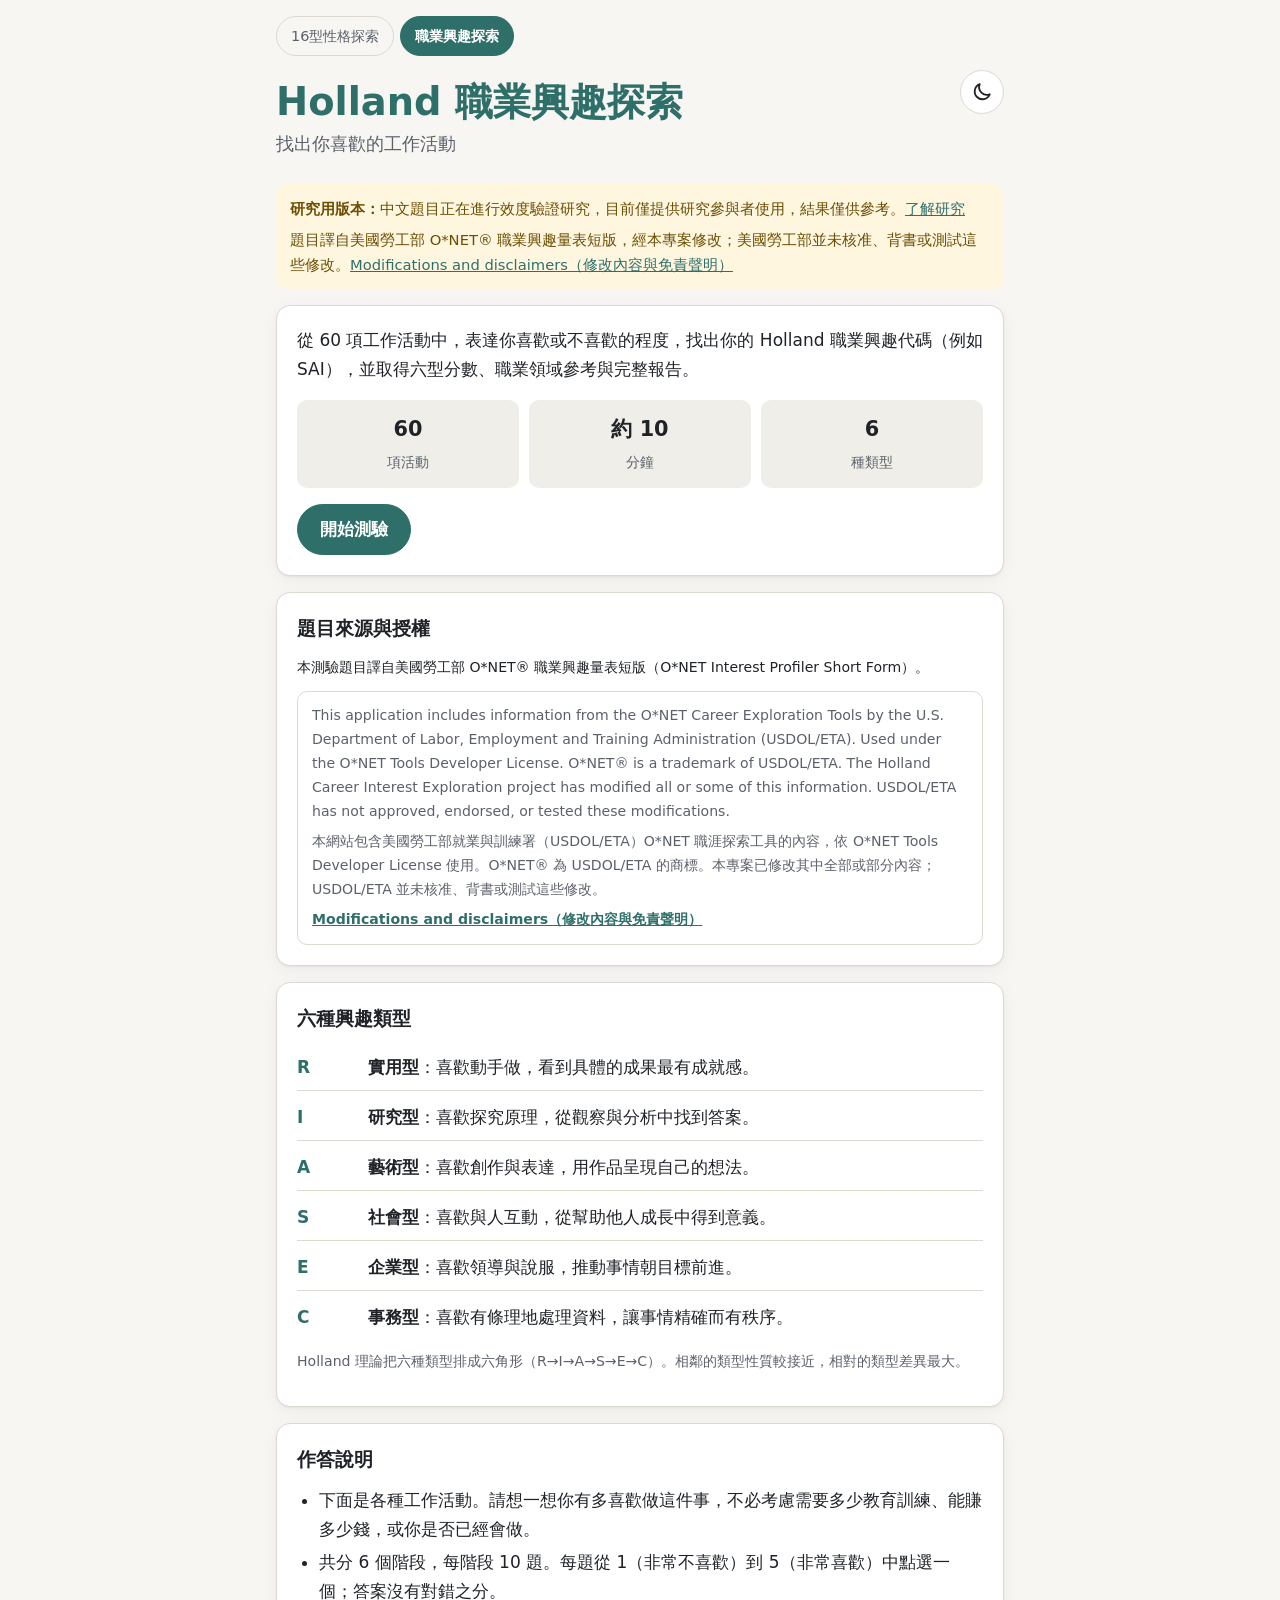
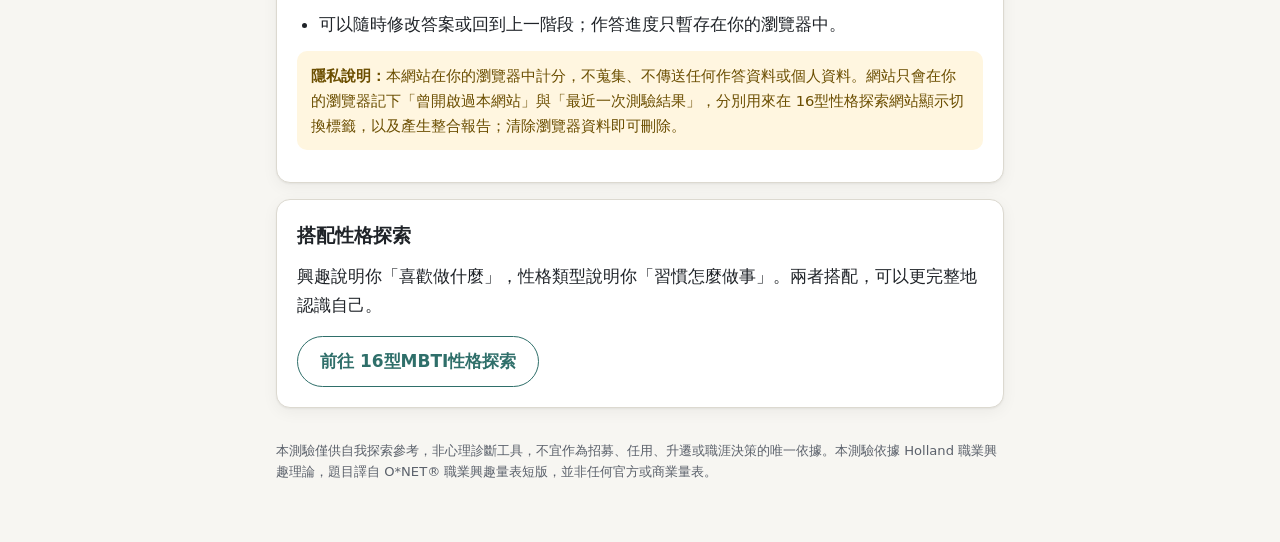
<file: index.html>
<!doctype html>
<html lang="zh-Hant-TW">
<head>
  <meta charset="utf-8">
  <meta name="viewport" content="width=device-width, initial-scale=1">
  <!-- 研究用版本：效度驗證完成前不供搜尋引擎收錄 -->
  <meta name="robots" content="noindex, nofollow">
  <title>Holland 職業興趣探索</title>
  <meta name="description" content="60 項工作活動，找出你的 Holland 職業興趣代碼（RIASEC），並取得六型分數與職業領域參考。">
  <link rel="icon" href="data:image/svg+xml,%3Csvg xmlns=%27http://www.w3.org/2000/svg%27 viewBox=%270 0 64 64%27%3E%3Crect width=%2764%27 height=%2764%27 rx=%2714%27 fill=%27%232c5e9e%27/%3E%3Ctext x=%2732%27 y=%2744%27 font-size=%2734%27 font-family=%27Arial,sans-serif%27 font-weight=%27700%27 fill=%27white%27 text-anchor=%27middle%27%3EH%3C/text%3E%3C/svg%3E">
  <meta name="theme-color" content="#2f6f6a">
  <script>
    // 套用使用者選擇的深色／淺色模式（放在樣式表前，避免畫面閃爍）
    try { const t = localStorage.getItem('holland-theme'); if (t === 'light' || t === 'dark') document.documentElement.setAttribute('data-theme', t); } catch (e) {}
  </script>
  <link rel="stylesheet" href="css/style.css?v=20261028-4">
</head>
<body>
  <main class="container">
    <nav class="site-nav" aria-label="網站切換">
      <a href="../mbti/">16型性格探索</a>
      <a href="index.html" aria-current="page">職業興趣探索</a>
    </nav>
    <header class="site-header home-header">
      <div>
        <h1 class="home-title">Holland 職業興趣探索</h1>
        <p class="home-subtitle">找出你喜歡的工作活動</p>
      </div>
    </header>

    <div class="notice research-banner">
      <p style="margin:0 0 6px"><strong>研究用版本：</strong>中文題目正在進行效度驗證研究，目前僅提供研究參與者使用，結果僅供參考。<a href="research.html">了解研究</a></p>
      <p style="margin:0">題目譯自美國勞工部 O*NET® 職業興趣量表短版，經本專案修改；美國勞工部並未核准、背書或測試這些修改。<a href="modifications.html">Modifications and disclaimers（修改內容與免責聲明）</a></p>
    </div>

    <section class="card">
      <p>從 60 項工作活動中，表達你喜歡或不喜歡的程度，找出你的 Holland 職業興趣代碼（例如 SAI），並取得六型分數、職業領域參考與完整報告。</p>
      <div class="facts">
        <div class="fact"><strong>60</strong><span>項活動</span></div>
        <div class="fact"><strong>約 10</strong><span>分鐘</span></div>
        <div class="fact"><strong>6</strong><span>種類型</span></div>
      </div>
      <div class="btn-row">
        <a class="btn" id="start-btn" href="quiz.html">開始測驗</a>
        <a class="btn btn-outline" id="resume-btn" href="quiz.html" hidden>繼續上次的作答</a>
      </div>
    </section>

    <section class="card">
      <h2>題目來源與授權</h2>
      <p class="small">本測驗題目譯自美國勞工部 O*NET® 職業興趣量表短版（O*NET Interest Profiler Short Form）。</p>
      <div class="onet-notice small">
        <p lang="en">This application includes information from the O*NET Career Exploration Tools by the U.S. Department of Labor, Employment and Training Administration (USDOL/ETA). Used under the O*NET Tools Developer License. O*NET® is a trademark of USDOL/ETA. The Holland Career Interest Exploration project has modified all or some of this information. USDOL/ETA has not approved, endorsed, or tested these modifications.</p>
        <p>本網站包含美國勞工部就業與訓練署（USDOL/ETA）O*NET 職涯探索工具的內容，依 O*NET Tools Developer License 使用。O*NET® 為 USDOL/ETA 的商標。本專案已修改其中全部或部分內容；USDOL/ETA 並未核准、背書或測試這些修改。</p>
        <p><a href="modifications.html">Modifications and disclaimers（修改內容與免責聲明）</a></p>
      </div>
    </section>

    <section class="card">
      <h2>六種興趣類型</h2>
      <ul class="dim-list">
        <li><span class="letters">R</span><span><strong>實用型</strong>：喜歡動手做，看到具體的成果最有成就感。</span></li>
        <li><span class="letters">I</span><span><strong>研究型</strong>：喜歡探究原理，從觀察與分析中找到答案。</span></li>
        <li><span class="letters">A</span><span><strong>藝術型</strong>：喜歡創作與表達，用作品呈現自己的想法。</span></li>
        <li><span class="letters">S</span><span><strong>社會型</strong>：喜歡與人互動，從幫助他人成長中得到意義。</span></li>
        <li><span class="letters">E</span><span><strong>企業型</strong>：喜歡領導與說服，推動事情朝目標前進。</span></li>
        <li><span class="letters">C</span><span><strong>事務型</strong>：喜歡有條理地處理資料，讓事情精確而有秩序。</span></li>
      </ul>
      <p class="small muted" style="margin-top:10px">Holland 理論把六種類型排成六角形（R→I→A→S→E→C）。相鄰的類型性質較接近，相對的類型差異最大。</p>
    </section>

    <section class="card">
      <h2>作答說明</h2>
      <ul>
        <li>下面是各種工作活動。請想一想你有多喜歡做這件事，不必考慮需要多少教育訓練、能賺多少錢，或你是否已經會做。</li>
        <li>共分 6 個階段，每階段 10 題。每題從 1（非常不喜歡）到 5（非常喜歡）中點選一個；答案沒有對錯之分。</li>
        <li>可以隨時修改答案或回到上一階段；作答進度只暫存在你的瀏覽器中。</li>
      </ul>
      <p class="notice"><strong>隱私說明：</strong>本網站在你的瀏覽器中計分，不蒐集、不傳送任何作答資料或個人資料。網站只會在你的瀏覽器記下「曾開啟過本網站」與「最近一次測驗結果」，分別用來在 16型性格探索網站顯示切換標籤，以及產生整合報告；清除瀏覽器資料即可刪除。</p>
    </section>

    <section class="card">
      <h2>搭配性格探索</h2>
      <p>興趣說明你「喜歡做什麼」，性格類型說明你「習慣怎麼做事」。兩者搭配，可以更完整地認識自己。</p>
      <div class="btn-row"><a class="btn btn-outline" href="../mbti/">前往 16型MBTI性格探索</a></div>
    </section>

    <footer class="site-footer">
      <p>本測驗僅供自我探索參考，非心理診斷工具，不宜作為招募、任用、升遷或職涯決策的唯一依據。本測驗依據 Holland 職業興趣理論，題目譯自 O*NET® 職業興趣量表短版，並非任何官方或商業量表。</p>
    </footer>
  </main>

  <script src="js/common.js?v=20261028-4"></script>
  <script>
    (() => {
      const saved = HL.progress.load();
      const n = saved ? Object.keys(saved.answers).length : 0;
      if (n > 0) {
        const resume = document.getElementById('resume-btn');
        resume.hidden = false;
        resume.textContent = `繼續上次的作答（已完成 ${n} 題）`;
        const start = document.getElementById('start-btn');
        start.textContent = '重新開始';
        start.href = 'quiz.html?new=1';
      }
    })();
  </script>
</body>
</html>
</file>
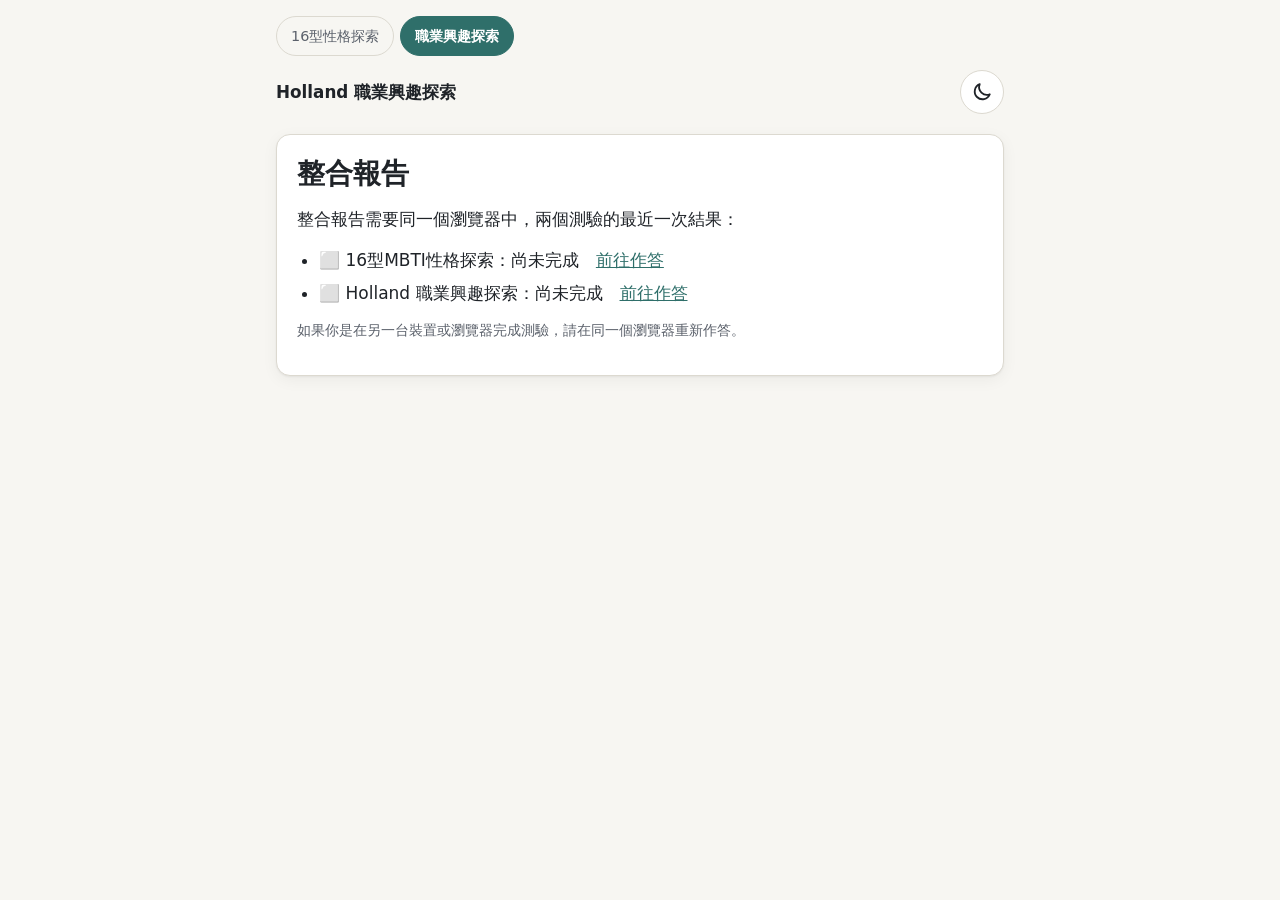
<file: combined.html>
<!doctype html>
<html lang="zh-Hant-TW">
<head>
  <meta charset="utf-8">
  <meta name="viewport" content="width=device-width, initial-scale=1">
  <!-- 研究用版本：效度驗證完成前不供搜尋引擎收錄 -->
  <meta name="robots" content="noindex, nofollow">
  <title>整合報告｜Holland 職業興趣探索</title>
  <link rel="icon" href="data:image/svg+xml,%3Csvg xmlns=%27http://www.w3.org/2000/svg%27 viewBox=%270 0 64 64%27%3E%3Crect width=%2764%27 height=%2764%27 rx=%2714%27 fill=%27%232c5e9e%27/%3E%3Ctext x=%2732%27 y=%2744%27 font-size=%2734%27 font-family=%27Arial,sans-serif%27 font-weight=%27700%27 fill=%27white%27 text-anchor=%27middle%27%3EH%3C/text%3E%3C/svg%3E">
  <meta name="theme-color" content="#2f6f6a">
  <script>
    // 套用使用者選擇的深色／淺色模式（放在樣式表前，避免畫面閃爍）
    try { const t = localStorage.getItem('holland-theme'); if (t === 'light' || t === 'dark') document.documentElement.setAttribute('data-theme', t); } catch (e) {}
  </script>
  <link rel="stylesheet" href="css/style.css?v=20261028-4">
  <link rel="stylesheet" href="css/print.css?v=20261028-4">
</head>
<body>
  <main class="container">
    <nav class="site-nav no-print" aria-label="網站切換">
      <a href="../mbti/">16型性格探索</a>
      <a href="index.html" aria-current="page">職業興趣探索</a>
    </nav>
    <header class="site-header no-print">
      <a class="site-title" href="index.html">Holland 職業興趣探索</a>
    </header>

    <div id="toolbar" class="no-print"></div>
    <article id="report">
      <p class="muted center">整合報告產生中…</p>
    </article>
  </main>

  <script src="js/common.js?v=20261028-4"></script>
  <script src="js/vendor/html2pdf.bundle.min.js?v=20261028-4" defer></script>
  <script src="js/combined.js?v=20261028-4" defer></script>
</body>
</html>
</file>
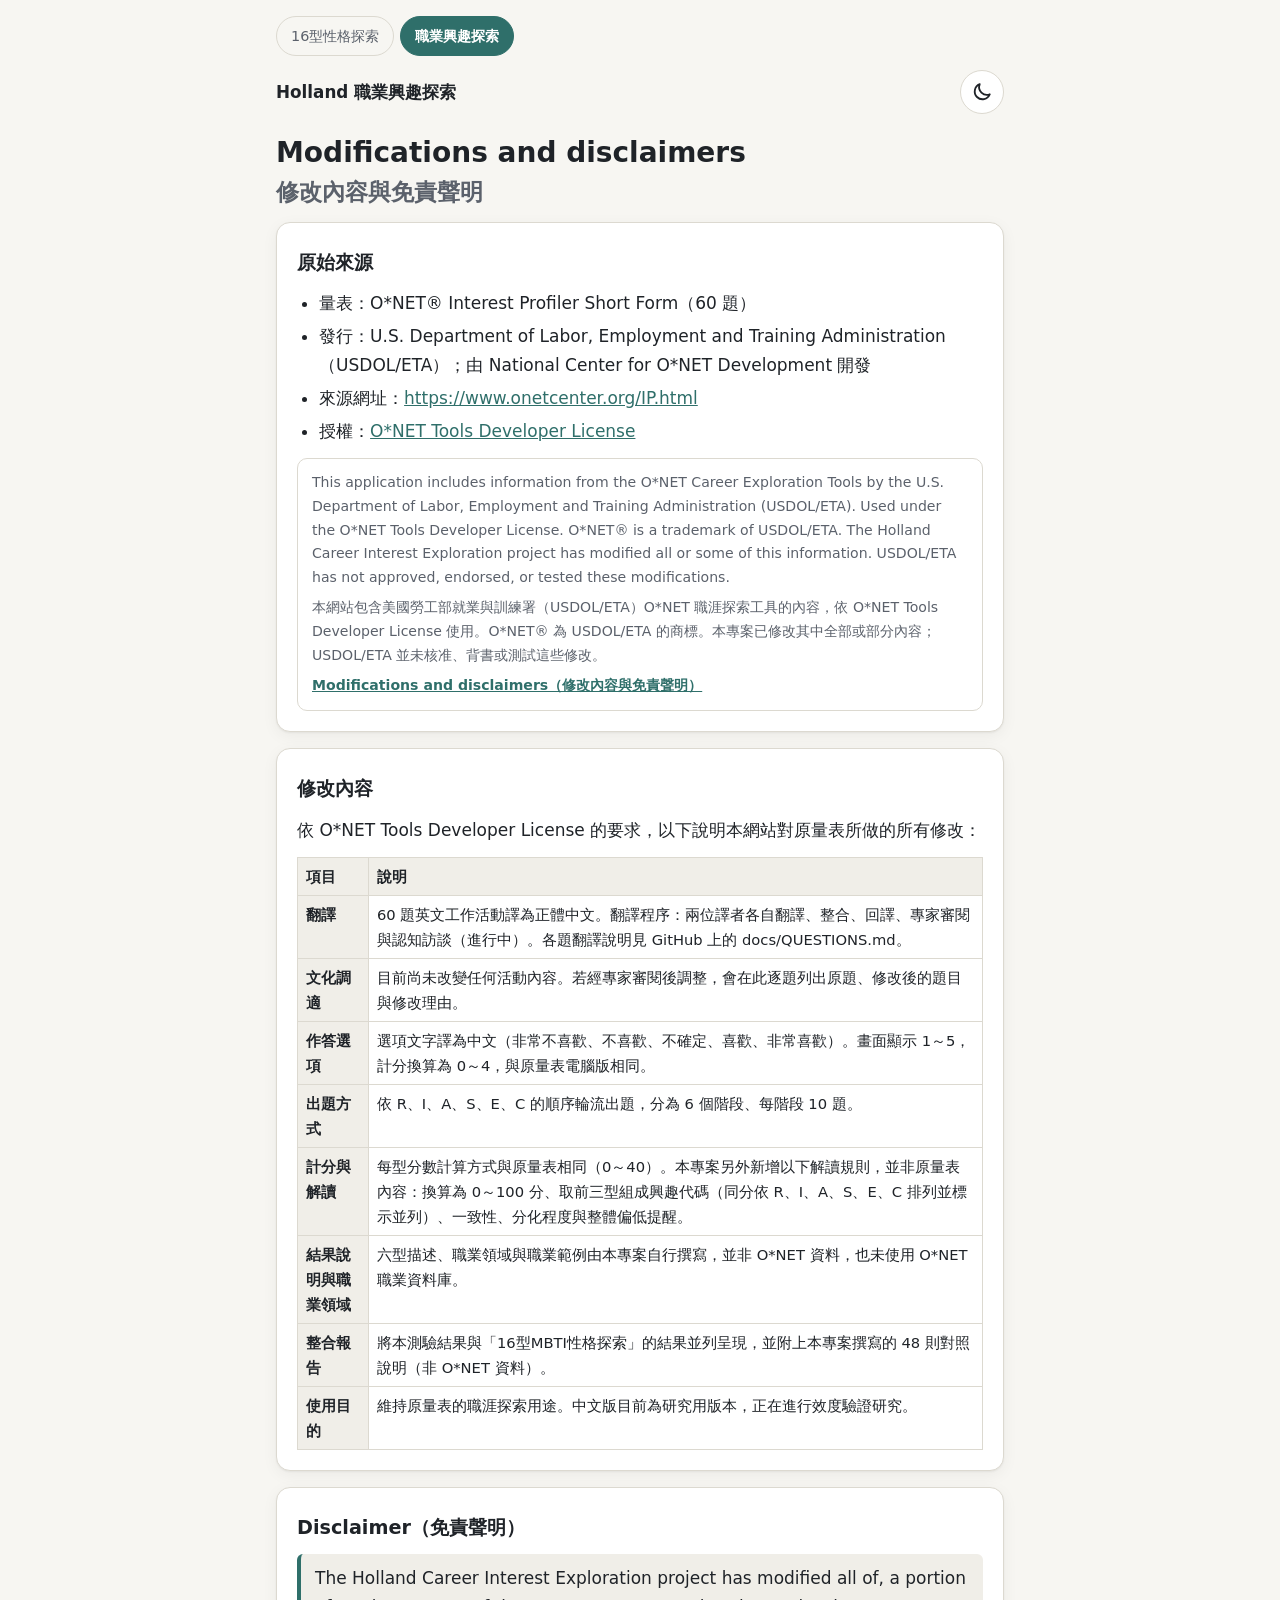
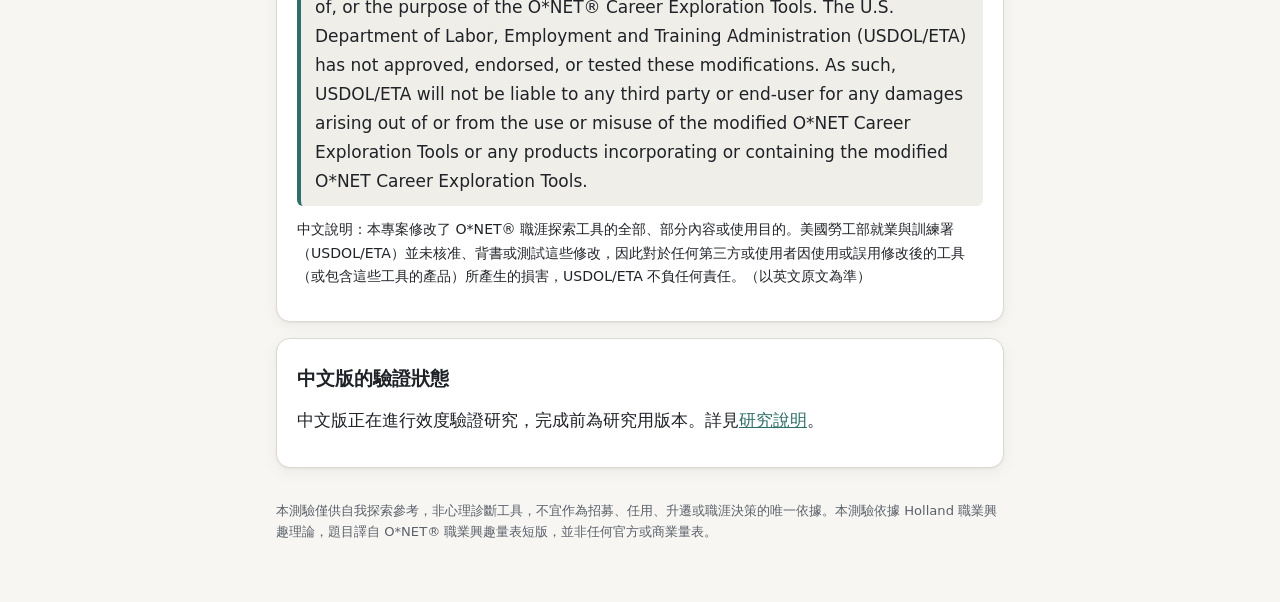
<file: modifications.html>
<!doctype html>
<html lang="zh-Hant-TW">
<head>
  <meta charset="utf-8">
  <meta name="viewport" content="width=device-width, initial-scale=1">
  <!-- 研究用版本：效度驗證完成前不供搜尋引擎收錄 -->
  <meta name="robots" content="noindex, nofollow">
  <title>修改內容與免責聲明｜Holland 職業興趣探索</title>
  <link rel="icon" href="data:image/svg+xml,%3Csvg xmlns=%27http://www.w3.org/2000/svg%27 viewBox=%270 0 64 64%27%3E%3Crect width=%2764%27 height=%2764%27 rx=%2714%27 fill=%27%232c5e9e%27/%3E%3Ctext x=%2732%27 y=%2744%27 font-size=%2734%27 font-family=%27Arial,sans-serif%27 font-weight=%27700%27 fill=%27white%27 text-anchor=%27middle%27%3EH%3C/text%3E%3C/svg%3E">
  <meta name="theme-color" content="#2f6f6a">
  <script>
    // 套用使用者選擇的深色／淺色模式（放在樣式表前，避免畫面閃爍）
    try { const t = localStorage.getItem('holland-theme'); if (t === 'light' || t === 'dark') document.documentElement.setAttribute('data-theme', t); } catch (e) {}
  </script>
  <link rel="stylesheet" href="css/style.css?v=20261028-4">
</head>
<body>
  <main class="container doc-page">
    <nav class="site-nav" aria-label="網站切換">
      <a href="../mbti/">16型性格探索</a>
      <a href="index.html" aria-current="page">職業興趣探索</a>
    </nav>
    <header class="site-header">
      <a class="site-title" href="index.html">Holland 職業興趣探索</a>
    </header>

    <h1>Modifications and disclaimers<br><small class="muted">修改內容與免責聲明</small></h1>

    <section class="card">
      <h2>原始來源</h2>
      <ul>
        <li>量表：O*NET® Interest Profiler Short Form（60 題）</li>
        <li>發行：U.S. Department of Labor, Employment and Training Administration（USDOL/ETA）；由 National Center for O*NET Development 開發</li>
        <li>來源網址：<a href="https://www.onetcenter.org/IP.html">https://www.onetcenter.org/IP.html</a></li>
        <li>授權：<a href="https://www.onetcenter.org/license_toolsdev.html">O*NET Tools Developer License</a></li>
      </ul>
      <div class="onet-notice small">
        <p lang="en">This application includes information from the O*NET Career Exploration Tools by the U.S. Department of Labor, Employment and Training Administration (USDOL/ETA). Used under the O*NET Tools Developer License. O*NET® is a trademark of USDOL/ETA. The Holland Career Interest Exploration project has modified all or some of this information. USDOL/ETA has not approved, endorsed, or tested these modifications.</p>
        <p>本網站包含美國勞工部就業與訓練署（USDOL/ETA）O*NET 職涯探索工具的內容，依 O*NET Tools Developer License 使用。O*NET® 為 USDOL/ETA 的商標。本專案已修改其中全部或部分內容；USDOL/ETA 並未核准、背書或測試這些修改。</p>
        <p><a href="modifications.html">Modifications and disclaimers（修改內容與免責聲明）</a></p>
      </div>
    </section>

    <section class="card">
      <h2>修改內容</h2>
      <p>依 O*NET Tools Developer License 的要求，以下說明本網站對原量表所做的所有修改：</p>
      <div class="table-scroll">
        <table>
          <thead><tr><th scope="col">項目</th><th scope="col">說明</th></tr></thead>
          <tbody>
            <tr><th scope="row">翻譯</th><td>60 題英文工作活動譯為正體中文。翻譯程序：兩位譯者各自翻譯、整合、回譯、專家審閱與認知訪談（進行中）。各題翻譯說明見 GitHub 上的 docs/QUESTIONS.md。</td></tr>
            <tr><th scope="row">文化調適</th><td>目前尚未改變任何活動內容。若經專家審閱後調整，會在此逐題列出原題、修改後的題目與修改理由。</td></tr>
            <tr><th scope="row">作答選項</th><td>選項文字譯為中文（非常不喜歡、不喜歡、不確定、喜歡、非常喜歡）。畫面顯示 1～5，計分換算為 0～4，與原量表電腦版相同。</td></tr>
            <tr><th scope="row">出題方式</th><td>依 R、I、A、S、E、C 的順序輪流出題，分為 6 個階段、每階段 10 題。</td></tr>
            <tr><th scope="row">計分與解讀</th><td>每型分數計算方式與原量表相同（0～40）。本專案另外新增以下解讀規則，並非原量表內容：換算為 0～100 分、取前三型組成興趣代碼（同分依 R、I、A、S、E、C 排列並標示並列）、一致性、分化程度與整體偏低提醒。</td></tr>
            <tr><th scope="row">結果說明與職業領域</th><td>六型描述、職業領域與職業範例由本專案自行撰寫，並非 O*NET 資料，也未使用 O*NET 職業資料庫。</td></tr>
            <tr><th scope="row">整合報告</th><td>將本測驗結果與「16型MBTI性格探索」的結果並列呈現，並附上本專案撰寫的 48 則對照說明（非 O*NET 資料）。</td></tr>
            <tr><th scope="row">使用目的</th><td>維持原量表的職涯探索用途。中文版目前為研究用版本，正在進行效度驗證研究。</td></tr>
          </tbody>
        </table>
      </div>
    </section>

    <section class="card">
      <h2>Disclaimer（免責聲明）</h2>
      <blockquote lang="en">The Holland Career Interest Exploration project has modified all of, a portion of, or the purpose of the O*NET® Career Exploration Tools. The U.S. Department of Labor, Employment and Training Administration (USDOL/ETA) has not approved, endorsed, or tested these modifications. As such, USDOL/ETA will not be liable to any third party or end-user for any damages arising out of or from the use or misuse of the modified O*NET Career Exploration Tools or any products incorporating or containing the modified O*NET Career Exploration Tools.</blockquote>
      <p class="small">中文說明：本專案修改了 O*NET® 職涯探索工具的全部、部分內容或使用目的。美國勞工部就業與訓練署（USDOL/ETA）並未核准、背書或測試這些修改，因此對於任何第三方或使用者因使用或誤用修改後的工具（或包含這些工具的產品）所產生的損害，USDOL/ETA 不負任何責任。（以英文原文為準）</p>
    </section>

    <section class="card">
      <h2>中文版的驗證狀態</h2>
      <p>中文版正在進行效度驗證研究，完成前為研究用版本。詳見<a href="research.html">研究說明</a>。</p>
    </section>

    <footer class="site-footer">
      <p>本測驗僅供自我探索參考，非心理診斷工具，不宜作為招募、任用、升遷或職涯決策的唯一依據。本測驗依據 Holland 職業興趣理論，題目譯自 O*NET® 職業興趣量表短版，並非任何官方或商業量表。</p>
    </footer>
  </main>
  <script src="js/common.js?v=20261028-4"></script>
</body>
</html>
</file>
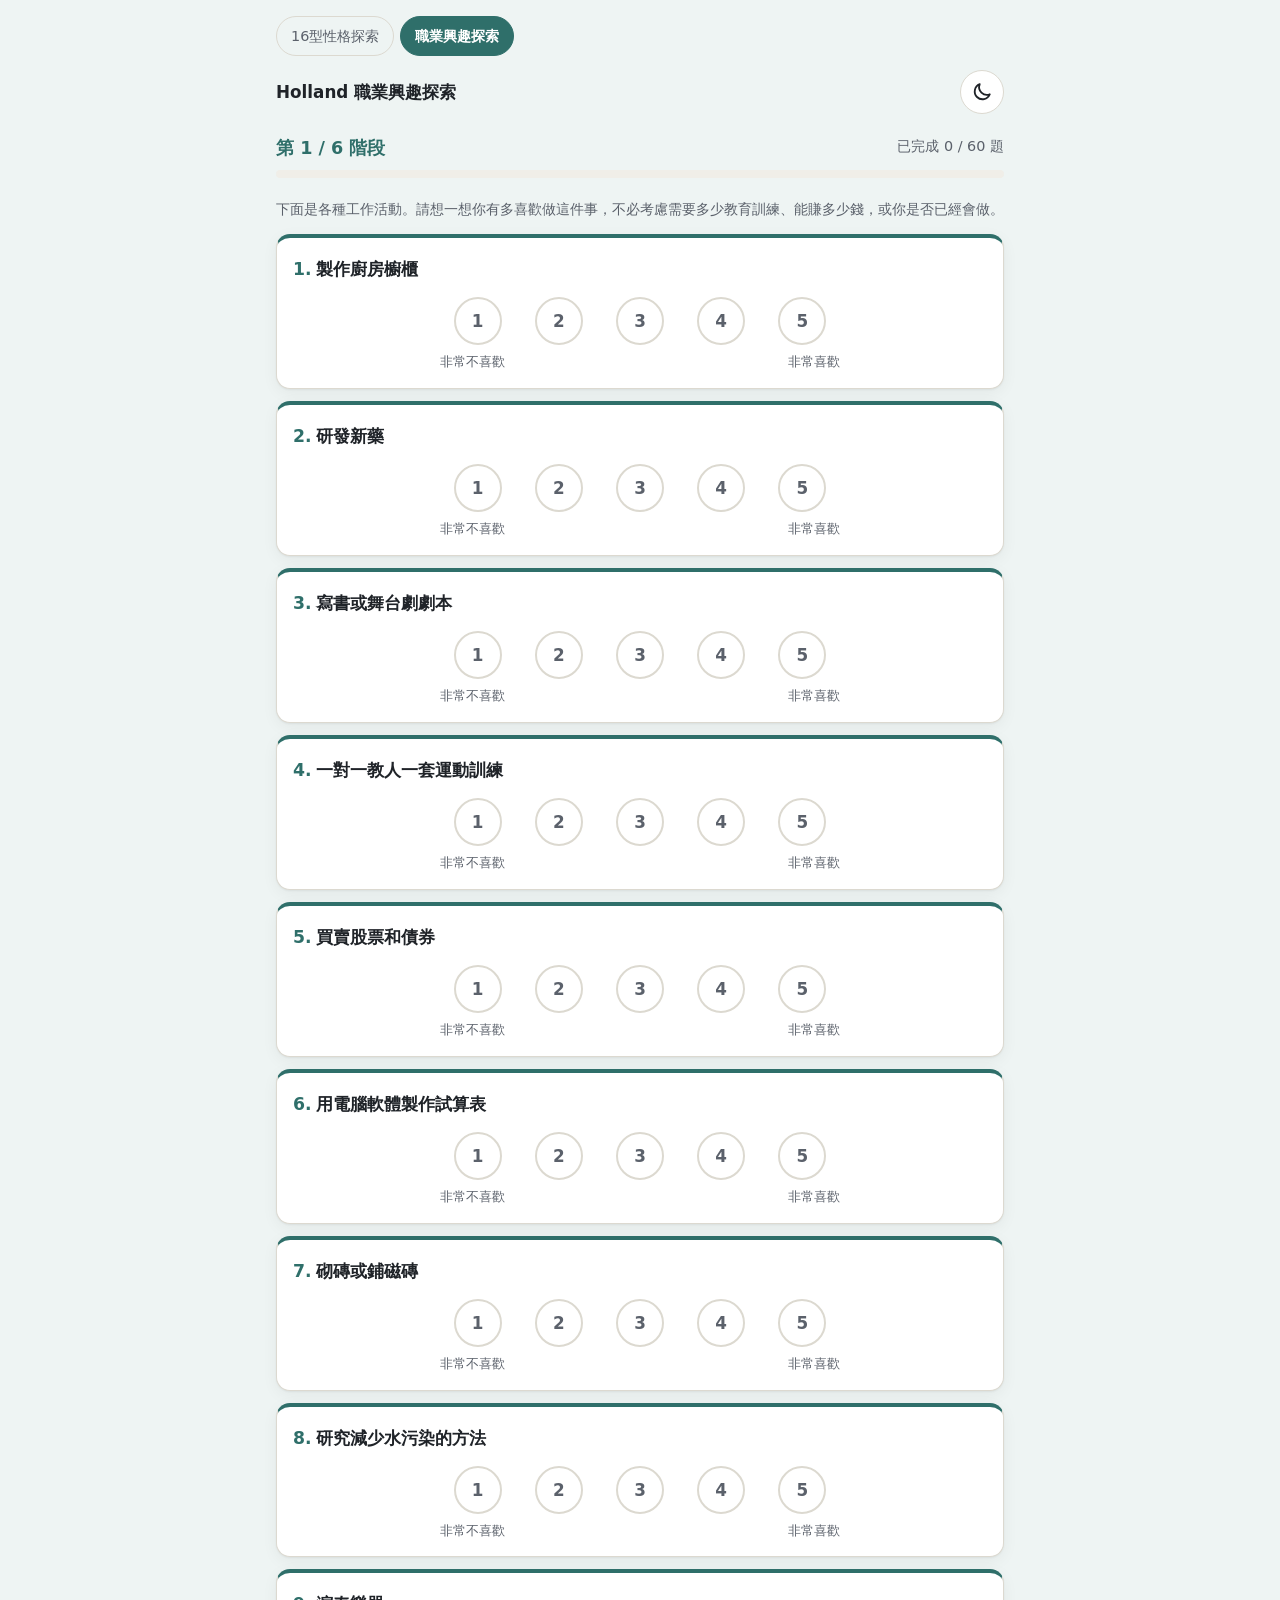
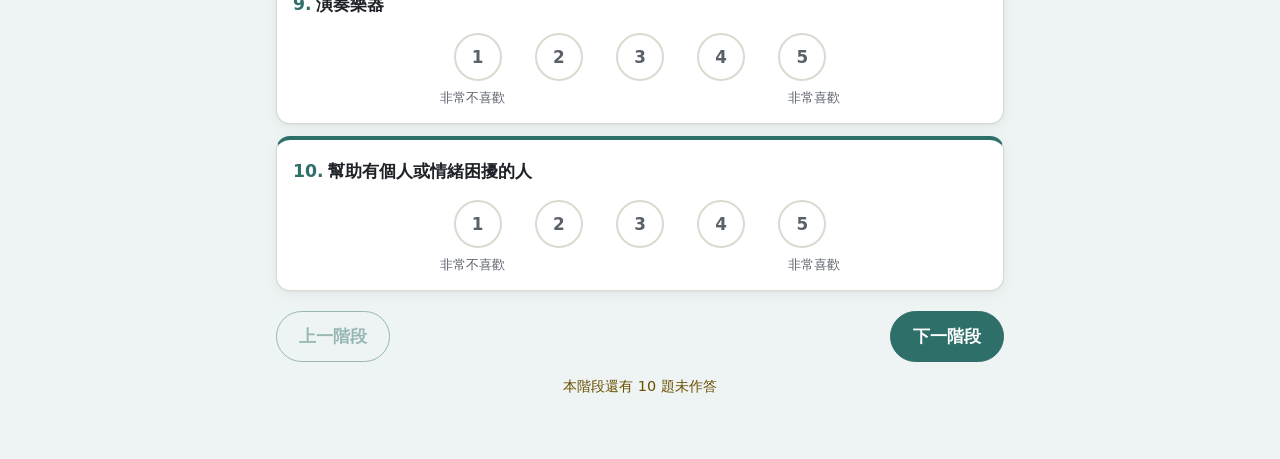
<file: quiz.html>
<!doctype html>
<html lang="zh-Hant-TW">
<head>
  <meta charset="utf-8">
  <meta name="viewport" content="width=device-width, initial-scale=1">
  <!-- 研究用版本：效度驗證完成前不供搜尋引擎收錄 -->
  <meta name="robots" content="noindex, nofollow">
  <title>作答｜Holland 職業興趣探索</title>
  <link rel="icon" href="data:image/svg+xml,%3Csvg xmlns=%27http://www.w3.org/2000/svg%27 viewBox=%270 0 64 64%27%3E%3Crect width=%2764%27 height=%2764%27 rx=%2714%27 fill=%27%232c5e9e%27/%3E%3Ctext x=%2732%27 y=%2744%27 font-size=%2734%27 font-family=%27Arial,sans-serif%27 font-weight=%27700%27 fill=%27white%27 text-anchor=%27middle%27%3EH%3C/text%3E%3C/svg%3E">
  <meta name="theme-color" content="#2f6f6a">
  <script>
    // 套用使用者選擇的深色／淺色模式（放在樣式表前，避免畫面閃爍）
    try { const t = localStorage.getItem('holland-theme'); if (t === 'light' || t === 'dark') document.documentElement.setAttribute('data-theme', t); } catch (e) {}
  </script>
  <link rel="stylesheet" href="css/style.css?v=20261028-4">
</head>
<body>
  <main class="container">
    <nav class="site-nav" aria-label="網站切換">
      <a href="../mbti/">16型性格探索</a>
      <a href="index.html" aria-current="page">職業興趣探索</a>
    </nav>
    <header class="site-header">
      <a class="site-title" href="index.html">Holland 職業興趣探索</a>
    </header>

    <div id="app">
      <p class="muted center">題目載入中…</p>
    </div>

    <noscript><p class="notice">本測驗需要啟用 JavaScript 才能作答。</p></noscript>
  </main>

  <script src="js/common.js?v=20261028-4"></script>
  <script src="js/quiz.js?v=20261028-4"></script>
</body>
</html>
</file>
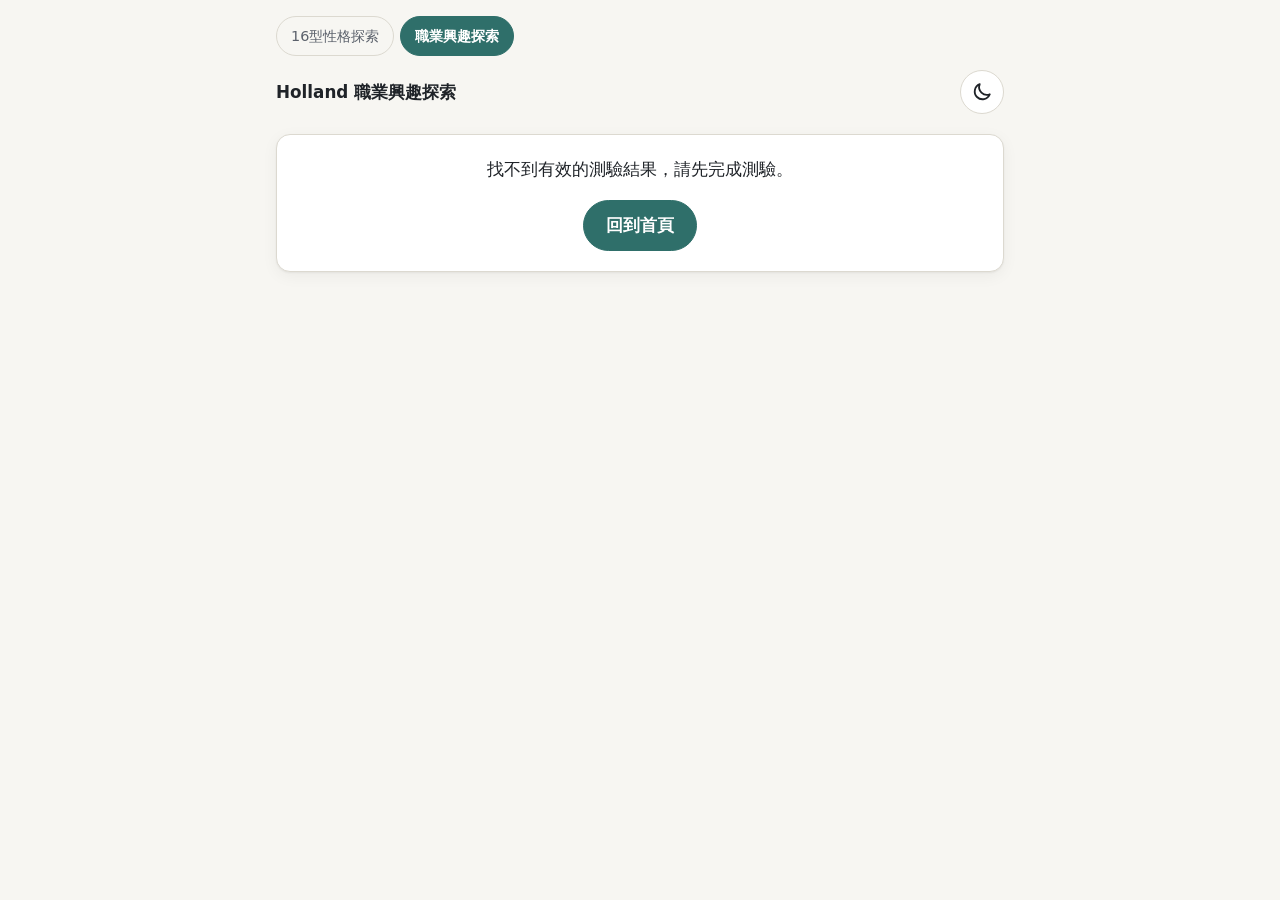
<file: report.html>
<!doctype html>
<html lang="zh-Hant-TW">
<head>
  <meta charset="utf-8">
  <meta name="viewport" content="width=device-width, initial-scale=1">
  <!-- 研究用版本：效度驗證完成前不供搜尋引擎收錄 -->
  <meta name="robots" content="noindex, nofollow">
  <title>完整報告｜Holland 職業興趣探索</title>
  <link rel="icon" href="data:image/svg+xml,%3Csvg xmlns=%27http://www.w3.org/2000/svg%27 viewBox=%270 0 64 64%27%3E%3Crect width=%2764%27 height=%2764%27 rx=%2714%27 fill=%27%232c5e9e%27/%3E%3Ctext x=%2732%27 y=%2744%27 font-size=%2734%27 font-family=%27Arial,sans-serif%27 font-weight=%27700%27 fill=%27white%27 text-anchor=%27middle%27%3EH%3C/text%3E%3C/svg%3E">
  <meta name="theme-color" content="#2f6f6a">
  <script>
    // 套用使用者選擇的深色／淺色模式（放在樣式表前，避免畫面閃爍）
    try { const t = localStorage.getItem('holland-theme'); if (t === 'light' || t === 'dark') document.documentElement.setAttribute('data-theme', t); } catch (e) {}
  </script>
  <link rel="stylesheet" href="css/style.css?v=20261028-4">
  <link rel="stylesheet" href="css/print.css?v=20261028-4">
</head>
<body>
  <main class="container">
    <nav class="site-nav no-print" aria-label="網站切換">
      <a href="../mbti/">16型性格探索</a>
      <a href="index.html" aria-current="page">職業興趣探索</a>
    </nav>
    <header class="site-header no-print">
      <a class="site-title" href="index.html">Holland 職業興趣探索</a>
    </header>

    <div id="toolbar" class="no-print"></div>
    <article id="report">
      <p class="muted center">報告產生中…</p>
    </article>
  </main>

  <script src="js/common.js?v=20261028-4"></script>
  <script src="js/vendor/html2pdf.bundle.min.js?v=20261028-4" defer></script>
  <script src="js/report.js?v=20261028-4" defer></script>
</body>
</html>
</file>
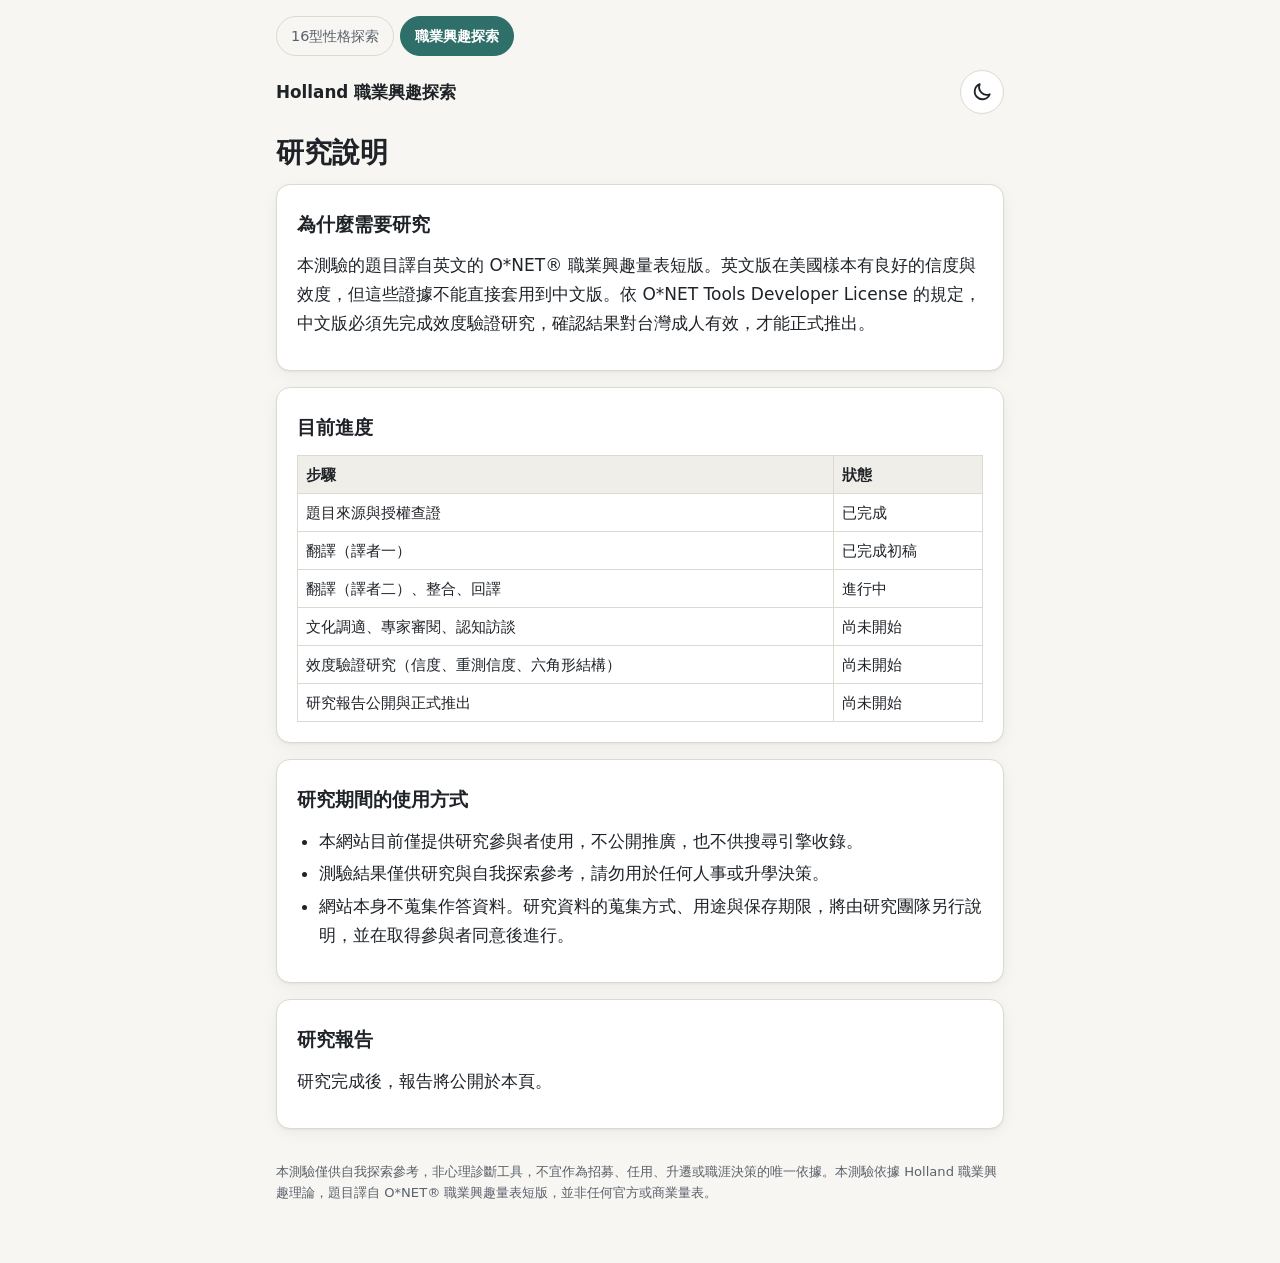
<file: research.html>
<!doctype html>
<html lang="zh-Hant-TW">
<head>
  <meta charset="utf-8">
  <meta name="viewport" content="width=device-width, initial-scale=1">
  <!-- 研究用版本：效度驗證完成前不供搜尋引擎收錄 -->
  <meta name="robots" content="noindex, nofollow">
  <title>研究說明｜Holland 職業興趣探索</title>
  <link rel="icon" href="data:image/svg+xml,%3Csvg xmlns=%27http://www.w3.org/2000/svg%27 viewBox=%270 0 64 64%27%3E%3Crect width=%2764%27 height=%2764%27 rx=%2714%27 fill=%27%232c5e9e%27/%3E%3Ctext x=%2732%27 y=%2744%27 font-size=%2734%27 font-family=%27Arial,sans-serif%27 font-weight=%27700%27 fill=%27white%27 text-anchor=%27middle%27%3EH%3C/text%3E%3C/svg%3E">
  <meta name="theme-color" content="#2f6f6a">
  <script>
    // 套用使用者選擇的深色／淺色模式（放在樣式表前，避免畫面閃爍）
    try { const t = localStorage.getItem('holland-theme'); if (t === 'light' || t === 'dark') document.documentElement.setAttribute('data-theme', t); } catch (e) {}
  </script>
  <link rel="stylesheet" href="css/style.css?v=20261028-4">
</head>
<body>
  <main class="container doc-page">
    <nav class="site-nav" aria-label="網站切換">
      <a href="../mbti/">16型性格探索</a>
      <a href="index.html" aria-current="page">職業興趣探索</a>
    </nav>
    <header class="site-header">
      <a class="site-title" href="index.html">Holland 職業興趣探索</a>
    </header>

    <h1>研究說明</h1>

    <section class="card">
      <h2>為什麼需要研究</h2>
      <p>本測驗的題目譯自英文的 O*NET® 職業興趣量表短版。英文版在美國樣本有良好的信度與效度，但這些證據不能直接套用到中文版。依 O*NET Tools Developer License 的規定，中文版必須先完成效度驗證研究，確認結果對台灣成人有效，才能正式推出。</p>
    </section>

    <section class="card">
      <h2>目前進度</h2>
      <div class="table-scroll">
        <table>
          <thead><tr><th scope="col">步驟</th><th scope="col">狀態</th></tr></thead>
          <tbody>
            <tr><td>題目來源與授權查證</td><td>已完成</td></tr>
            <tr><td>翻譯（譯者一）</td><td>已完成初稿</td></tr>
            <tr><td>翻譯（譯者二）、整合、回譯</td><td>進行中</td></tr>
            <tr><td>文化調適、專家審閱、認知訪談</td><td>尚未開始</td></tr>
            <tr><td>效度驗證研究（信度、重測信度、六角形結構）</td><td>尚未開始</td></tr>
            <tr><td>研究報告公開與正式推出</td><td>尚未開始</td></tr>
          </tbody>
        </table>
      </div>
    </section>

    <section class="card">
      <h2>研究期間的使用方式</h2>
      <ul>
        <li>本網站目前僅提供研究參與者使用，不公開推廣，也不供搜尋引擎收錄。</li>
        <li>測驗結果僅供研究與自我探索參考，請勿用於任何人事或升學決策。</li>
        <li>網站本身不蒐集作答資料。研究資料的蒐集方式、用途與保存期限，將由研究團隊另行說明，並在取得參與者同意後進行。</li>
      </ul>
    </section>

    <section class="card">
      <h2>研究報告</h2>
      <p>研究完成後，報告將公開於本頁。</p>
    </section>

    <footer class="site-footer">
      <p>本測驗僅供自我探索參考，非心理診斷工具，不宜作為招募、任用、升遷或職涯決策的唯一依據。本測驗依據 Holland 職業興趣理論，題目譯自 O*NET® 職業興趣量表短版，並非任何官方或商業量表。</p>
    </footer>
  </main>
  <script src="js/common.js?v=20261028-4"></script>
</body>
</html>
</file>
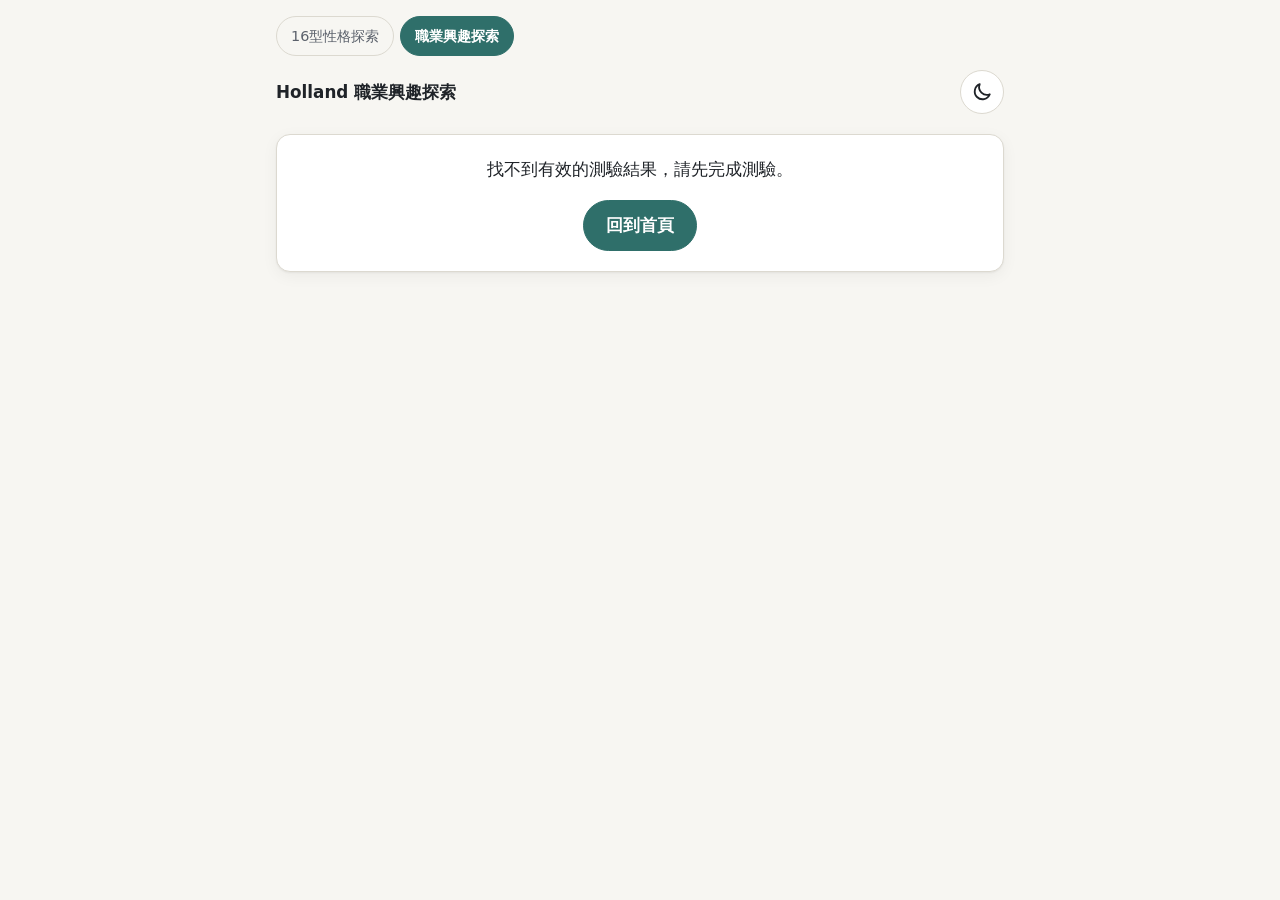
<file: result.html>
<!doctype html>
<html lang="zh-Hant-TW">
<head>
  <meta charset="utf-8">
  <meta name="viewport" content="width=device-width, initial-scale=1">
  <!-- 研究用版本：效度驗證完成前不供搜尋引擎收錄 -->
  <meta name="robots" content="noindex, nofollow">
  <title>測驗結果｜Holland 職業興趣探索</title>
  <link rel="icon" href="data:image/svg+xml,%3Csvg xmlns=%27http://www.w3.org/2000/svg%27 viewBox=%270 0 64 64%27%3E%3Crect width=%2764%27 height=%2764%27 rx=%2714%27 fill=%27%232c5e9e%27/%3E%3Ctext x=%2732%27 y=%2744%27 font-size=%2734%27 font-family=%27Arial,sans-serif%27 font-weight=%27700%27 fill=%27white%27 text-anchor=%27middle%27%3EH%3C/text%3E%3C/svg%3E">
  <meta name="theme-color" content="#2f6f6a">
  <script>
    // 套用使用者選擇的深色／淺色模式（放在樣式表前，避免畫面閃爍）
    try { const t = localStorage.getItem('holland-theme'); if (t === 'light' || t === 'dark') document.documentElement.setAttribute('data-theme', t); } catch (e) {}
  </script>
  <link rel="stylesheet" href="css/style.css?v=20261028-4">
</head>
<body>
  <main class="container">
    <nav class="site-nav" aria-label="網站切換">
      <a href="../mbti/">16型性格探索</a>
      <a href="index.html" aria-current="page">職業興趣探索</a>
    </nav>
    <header class="site-header">
      <a class="site-title" href="index.html">Holland 職業興趣探索</a>
    </header>

    <div id="app">
      <p class="muted center">結果計算中…</p>
    </div>
  </main>

  <script src="js/common.js?v=20261028-4"></script>
  <script src="js/result.js?v=20261028-4"></script>
</body>
</html>
</file>
<file: css/style.css>
/* 16型MBTI性格探索 — 共用樣式 */

:root {
  --bg: #f7f6f2;
  --surface: #ffffff;
  --surface-2: #f0eee8;
  --text: #1f2328;
  --text-muted: #5b616b;
  --border: #dcd9d0;
  --accent: #2f6f6a;
  --accent-text: #ffffff;
  --accent-soft: #e3efed;
  --bar-first: #2f6f6a;
  --bar-second: #c98a3d;
  --warn-bg: #fff6e0;
  --warn-text: #6b4e00;
  --missing: #c62828;
  --radius: 14px;
  --shadow: 0 1px 2px rgba(0, 0, 0, 0.05), 0 4px 16px rgba(0, 0, 0, 0.05);
  color-scheme: light;
}

@media (prefers-color-scheme: dark) {
  :root:not([data-theme="light"]) {
    --bg: #15181b;
    --surface: #1e2226;
    --surface-2: #272c31;
    --text: #e8e6e1;
    --text-muted: #a3a9b1;
    --border: #353b42;
    --accent: #6fbdb5;
    --accent-text: #0f1a19;
    --accent-soft: #23393a;
    --bar-first: #6fbdb5;
    --bar-second: #e0a95f;
    --warn-bg: #3a3220;
    --warn-text: #f1d999;
    --missing: #f08080;
    --shadow: none;
    color-scheme: dark;
  }
}

:root[data-theme="dark"] {
  --bg: #15181b;
  --surface: #1e2226;
  --surface-2: #272c31;
  --text: #e8e6e1;
  --text-muted: #a3a9b1;
  --border: #353b42;
  --accent: #6fbdb5;
  --accent-text: #0f1a19;
  --accent-soft: #23393a;
  --bar-first: #6fbdb5;
  --bar-second: #e0a95f;
  --warn-bg: #3a3220;
  --warn-text: #f1d999;
  --missing: #f08080;
  --shadow: none;
  color-scheme: dark;
}

* { box-sizing: border-box; }

[hidden] { display: none !important; }

html { -webkit-text-size-adjust: 100%; }

body {
  margin: 0;
  background: var(--bg);
  color: var(--text);
  font-family: "PingFang TC", "Noto Sans TC", "Microsoft JhengHei", "Heiti TC", system-ui, sans-serif;
  font-size: 17px;
  line-height: 1.7;
}

a { color: var(--accent); }

.container {
  max-width: 760px;
  margin: 0 auto;
  padding: 24px 16px 48px;
}

.site-header {
  display: flex;
  align-items: center;
  justify-content: space-between;
  gap: 12px;
  margin-bottom: 20px;
}

.site-title {
  font-size: 1.05rem;
  font-weight: 700;
  color: var(--text);
  text-decoration: none;
}

.home-header { align-items: flex-start; margin-bottom: 4px; }

.theme-toggle {
  flex-shrink: 0;
  display: inline-flex;
  align-items: center;
  justify-content: center;
  width: 44px;
  height: 44px;
  margin-left: auto;
  border-radius: 50%;
  border: 1px solid var(--border);
  background: var(--surface);
  color: var(--text);
  cursor: pointer;
  -webkit-tap-highlight-color: transparent;
}

h1 { font-size: 1.75rem; line-height: 1.35; margin: 0 0 12px; }
h2 { font-size: 1.2rem; margin: 0 0 10px; }
h3 { font-size: 1.05rem; margin: 16px 0 6px; }
p { margin: 0 0 12px; }
ul { margin: 0 0 12px; padding-left: 1.3em; }
li { margin-bottom: 4px; }

.card {
  background: var(--surface);
  border: 1px solid var(--border);
  border-radius: var(--radius);
  box-shadow: var(--shadow);
  padding: 20px;
  margin-bottom: 16px;
}

.muted { color: var(--text-muted); }
.small { font-size: 0.88rem; }
.center { text-align: center; }

/* 按鈕 */
.btn {
  display: inline-flex;
  align-items: center;
  justify-content: center;
  min-height: 48px;
  padding: 10px 22px;
  border-radius: 999px;
  border: 1px solid var(--accent);
  background: var(--accent);
  color: var(--accent-text);
  font: inherit;
  font-weight: 600;
  text-decoration: none;
  cursor: pointer;
}
.btn:disabled { opacity: 0.45; cursor: not-allowed; filter: none; }
.btn-outline { background: transparent; color: var(--accent); }
.btn-text {
  border: none;
  background: none;
  color: var(--text-muted);
  font: inherit;
  cursor: pointer;
  padding: 8px 4px;
  text-decoration: underline;
}

.btn-row {
  display: flex;
  flex-wrap: wrap;
  gap: 10px;
  margin-top: 16px;
}
.btn-row.center { justify-content: center; }

:focus-visible { outline: 3px solid var(--accent); outline-offset: 2px; }

/* 首頁 */
.home-title {
  font-size: 2.4rem;
  font-weight: 800;
  line-height: 1.25;
  color: var(--accent);
  margin: 8px 0 4px;
}
.home-subtitle { font-size: 1.1rem; color: var(--text-muted); margin: 0 0 20px; }

.facts {
  display: grid;
  grid-template-columns: repeat(3, 1fr);
  gap: 10px;
  margin: 16px 0;
}
.fact {
  background: var(--surface-2);
  border-radius: 10px;
  padding: 12px 8px;
  text-align: center;
}
.fact strong { display: block; font-size: 1.3rem; white-space: nowrap; }
.fact span { font-size: 0.85rem; color: var(--text-muted); }

.dim-list { list-style: none; padding: 0; margin: 0; }
.dim-list li {
  display: flex;
  gap: 10px;
  padding: 8px 0;
  border-bottom: 1px solid var(--border);
}
.dim-list li:last-child { border-bottom: none; }
.dim-list .letters { font-weight: 700; min-width: 3.6em; color: var(--accent); }

.notice {
  background: var(--warn-bg);
  color: var(--warn-text);
  border-radius: 10px;
  padding: 12px 14px;
  font-size: 0.92rem;
}

/* 首頁插畫 */
.hero-art {
  --art-bg: #e3efed;
  --art-deco: #d3e6e3;
  --art-line: #8aa29f;
  --art-bubble: #ffffff;
  margin: 0 0 16px;
}
.hero-art svg { display: block; width: 100%; height: auto; }

@media (prefers-color-scheme: dark) {
  :root:not([data-theme="light"]) .hero-art {
    --art-bg: #23393a;
    --art-deco: #2b4647;
    --art-line: #5d7b78;
    --art-bubble: #e8e6e1;
  }
}

:root[data-theme="dark"] .hero-art {
  --art-bg: #23393a;
  --art-deco: #2b4647;
  --art-line: #5d7b78;
  --art-bubble: #e8e6e1;
}

/* 作答頁 */
.progress-wrap { margin-bottom: 20px; }
.progress-meta {
  display: flex;
  justify-content: space-between;
  font-size: 0.9rem;
  color: var(--text-muted);
  margin-bottom: 6px;
}
.progress {
  height: 8px;
  background: var(--surface-2);
  border-radius: 999px;
  overflow: hidden;
}
.progress-bar {
  height: 100%;
  width: 0;
  background: var(--accent);
  transition: width 0.25s ease;
}

.stage-title { font-size: 1.1rem; font-weight: 700; color: var(--accent); }
/* 換階段時程式會把焦點移到此標題（供螢幕報讀），不需顯示焦點框 */
.stage-title:focus { outline: none; }

.q-item { padding: 18px 16px 14px; margin-bottom: 12px; scroll-margin-top: 16px; border-top: 4px solid var(--accent); }
.q-item fieldset { border: none; margin: 0; padding: 0; min-width: 0; }
.q-item legend {
  font-size: 1.08rem;
  font-weight: 600;
  line-height: 1.6;
  margin-bottom: 14px;
  padding: 0;
}
.q-num { color: var(--accent); margin-right: 4px; font-variant-numeric: tabular-nums; }
.q-item.missing { border-color: var(--missing); box-shadow: 0 0 0 2px var(--missing); }
.q-missing-note { display: none; margin: 10px 0 0; font-size: 0.86rem; font-weight: 600; color: var(--missing); text-align: center; }
.q-item.missing .q-missing-note { display: block; }

.likert {
  display: grid;
  grid-template-columns: repeat(5, 1fr);
  gap: 6px;
  max-width: 400px;
  margin: 0 auto;
}
.likert label {
  position: relative;
  display: flex;
  justify-content: center;
  cursor: pointer;
  -webkit-tap-highlight-color: transparent;
}
.likert input {
  position: absolute;
  opacity: 0;
  width: 1px;
  height: 1px;
  margin: 0;
}
.likert .dot {
  display: flex;
  align-items: center;
  justify-content: center;
  width: 48px;
  height: 48px;
  border-radius: 50%;
  border: 2px solid var(--border);
  background: var(--surface);
  color: var(--text-muted);
  font-weight: 700;
  font-size: 1.05rem;
  font-variant-numeric: tabular-nums;
  transition: background 0.15s ease, border-color 0.15s ease;
}
.likert input:checked + .dot {
  background: var(--accent);
  border-color: var(--accent);
  color: var(--accent-text);
}
.likert input:focus-visible + .dot { outline: 3px solid var(--accent); outline-offset: 2px; }

.visually-hidden {
  position: absolute;
  width: 1px;
  height: 1px;
  overflow: hidden;
  clip: rect(0 0 0 0);
  white-space: nowrap;
}

.likert-anchors {
  display: flex;
  justify-content: space-between;
  max-width: 400px;
  margin: 6px auto 0;
  font-size: 0.82rem;
  color: var(--text-muted);
}

.stage-note { margin-top: 12px; text-align: center; font-size: 0.9rem; color: var(--warn-text); }

.quiz-nav {
  display: flex;
  justify-content: space-between;
  align-items: center;
  gap: 10px;
  margin-top: 20px;
}

/* 作答階段色系：6 個階段各用一個色系（對比度皆通過 WCAG AA） */
body[data-stage="1"] { --accent: #2f6f6a; --bg: #eef4f3; --accent-soft: #e3efed; --accent-text: #ffffff; } /* 青綠 */
body[data-stage="2"] { --accent: #2c5e9e; --bg: #eef2f8; --accent-soft: #e2eaf5; --accent-text: #ffffff; } /* 藍 */
body[data-stage="3"] { --accent: #6b4fa0; --bg: #f2eff7; --accent-soft: #e9e3f3; --accent-text: #ffffff; } /* 紫 */
body[data-stage="4"] { --accent: #a63f6a; --bg: #f8eff3; --accent-soft: #f3e2ea; --accent-text: #ffffff; } /* 玫紅 */
body[data-stage="5"] { --accent: #8a5a12; --bg: #f7f2e9; --accent-soft: #f1e6d3; --accent-text: #ffffff; } /* 琥珀 */
body[data-stage="6"] { --accent: #3d7330; --bg: #eff5ed; --accent-soft: #e3eedf; --accent-text: #ffffff; } /* 森綠 */

@media (prefers-color-scheme: dark) {
  :root:not([data-theme="light"]) body[data-stage="1"] { --accent: #6fbdb5; --bg: #141b1b; --accent-soft: #23393a; --accent-text: #0f1a19; }
  :root:not([data-theme="light"]) body[data-stage="2"] { --accent: #86aee6; --bg: #14181f; --accent-soft: #22304a; --accent-text: #0f1a19; }
  :root:not([data-theme="light"]) body[data-stage="3"] { --accent: #b9a3e3; --bg: #18161f; --accent-soft: #302a45; --accent-text: #0f1a19; }
  :root:not([data-theme="light"]) body[data-stage="4"] { --accent: #e891b4; --bg: #1e1519; --accent-soft: #45283a; --accent-text: #0f1a19; }
  :root:not([data-theme="light"]) body[data-stage="5"] { --accent: #e0b062; --bg: #1d1912; --accent-soft: #45391f; --accent-text: #0f1a19; }
  :root:not([data-theme="light"]) body[data-stage="6"] { --accent: #93c785; --bg: #151b14; --accent-soft: #2a3f25; --accent-text: #0f1a19; }
}

:root[data-theme="dark"] body[data-stage="1"] { --accent: #6fbdb5; --bg: #141b1b; --accent-soft: #23393a; --accent-text: #0f1a19; }
:root[data-theme="dark"] body[data-stage="2"] { --accent: #86aee6; --bg: #14181f; --accent-soft: #22304a; --accent-text: #0f1a19; }
:root[data-theme="dark"] body[data-stage="3"] { --accent: #b9a3e3; --bg: #18161f; --accent-soft: #302a45; --accent-text: #0f1a19; }
:root[data-theme="dark"] body[data-stage="4"] { --accent: #e891b4; --bg: #1e1519; --accent-soft: #45283a; --accent-text: #0f1a19; }
:root[data-theme="dark"] body[data-stage="5"] { --accent: #e0b062; --bg: #1d1912; --accent-soft: #45391f; --accent-text: #0f1a19; }
:root[data-theme="dark"] body[data-stage="6"] { --accent: #93c785; --bg: #151b14; --accent-soft: #2a3f25; --accent-text: #0f1a19; }

body[data-stage] { transition: background-color 0.3s ease; }

/* 結果與報告 */
.type-hero { text-align: center; padding: 28px 20px; }
.type-label { color: var(--text-muted); font-size: 0.95rem; margin-bottom: 4px; }
.type-code {
  font-size: 3.4rem;
  font-weight: 800;
  letter-spacing: 0.08em;
  line-height: 1.1;
  color: var(--accent);
  margin: 4px 0 8px;
}
.type-name { font-size: 1.4rem; font-weight: 700; margin-bottom: 6px; }
.type-tagline { color: var(--text-muted); margin: 0; }

.dim-row { margin-bottom: 18px; }
.dim-row:last-child { margin-bottom: 0; }
.dim-title {
  display: flex;
  justify-content: space-between;
  font-size: 0.92rem;
  color: var(--text-muted);
  margin-bottom: 4px;
}
.dim-ends {
  display: flex;
  justify-content: space-between;
  font-weight: 600;
  margin-bottom: 4px;
}
.dim-ends .chosen { color: var(--accent); }
.bar {
  display: flex;
  height: 14px;
  border-radius: 999px;
  overflow: hidden;
  background: var(--surface-2);
}
.bar-first { background: var(--bar-first); }
.bar-second { background: var(--bar-second); }
.dim-unclear {
  margin-top: 6px;
  font-size: 0.86rem;
  color: var(--warn-text);
  background: var(--warn-bg);
  border-radius: 8px;
  padding: 6px 10px;
}

.report-meta {
  display: flex;
  justify-content: space-between;
  flex-wrap: wrap;
  gap: 4px 12px;
  font-size: 0.88rem;
  color: var(--text-muted);
  margin-bottom: 12px;
}

.kv { margin: 0; }
.kv dt { font-weight: 700; margin-top: 8px; }
.kv dd { margin: 2px 0 0; }

.tags { display: flex; flex-wrap: wrap; gap: 8px; list-style: none; padding: 0; }
.tags li {
  background: var(--accent-soft);
  border-radius: 999px;
  padding: 4px 12px;
  margin: 0;
  font-size: 0.92rem;
}

.site-footer {
  margin-top: 32px;
  font-size: 0.82rem;
  color: var(--text-muted);
  line-height: 1.6;
}

.error-box { text-align: center; }

@media (max-width: 480px) {
  body { font-size: 16px; }
  h1 { font-size: 1.5rem; }
  .card { padding: 16px; }
  .type-code { font-size: 2.8rem; }
  .home-title { font-size: 2rem; }
  .likert .dot { width: 44px; height: 44px; }
  .btn-row .btn { flex: 1 1 100%; }
}


/* 只在有滑鼠的裝置顯示 hover 效果，避免手機點選後殘留外框，看起來像已選取 */
@media (hover: hover) and (pointer: fine) {
  .btn:hover { filter: brightness(1.06); }
  .likert label:hover .dot { border-color: var(--accent); }
}

@media (max-width: 360px) {
  .fact strong { font-size: 1.1rem; }
}

/* ===== Holland 職業興趣探索 ===== */

/* 六角形雷達圖 */
.radar-wrap { display: flex; justify-content: center; margin: 4px 0 12px; }
.radar { width: 100%; max-width: 360px; height: auto; overflow: visible; }
.radar-grid { fill: none; stroke: var(--border); stroke-width: 1; }
.radar-area { fill: var(--accent); fill-opacity: 0.22; stroke: var(--accent); stroke-width: 2.5; stroke-linejoin: round; }
.radar-dot { fill: var(--accent); }
.radar-label { font-size: 12.5px; fill: var(--text-muted); }
.radar-label.top { fill: var(--accent); font-weight: 700; }

/* 六型分數長條 */
.score-bars { display: grid; gap: 8px; }
.score-row { display: grid; grid-template-columns: 5.6em 1fr 2.2em; align-items: center; gap: 10px; font-size: 0.95rem; }
.score-row .bar { height: 12px; }
.score-row.top .score-name, .score-row.top .score-num { color: var(--accent); font-weight: 700; }
.score-num { text-align: right; font-variant-numeric: tabular-nums; }

.interpret-notes li { color: var(--text); }
.top-type + .top-type { border-top: 1px solid var(--border); margin-top: 12px; padding-top: 4px; }

/* O*NET 授權要求的改作聲明 */
.onet-notice {
  margin-top: 12px;
  padding: 12px 14px;
  border: 1px solid var(--border);
  border-radius: 10px;
  background: var(--surface);
  color: var(--text-muted);
}
.onet-notice p { margin: 0 0 6px; }
.onet-notice p:last-child { margin-bottom: 0; }
.onet-notice a { font-weight: 600; }

.research-banner { margin-bottom: 16px; }

/* 修改說明與研究說明頁 */
.doc-page h2 { margin-top: 4px; }
.doc-page blockquote {
  margin: 8px 0 12px;
  padding: 10px 14px;
  border-left: 4px solid var(--accent);
  background: var(--surface-2);
  border-radius: 6px;
}
.doc-page table { width: 100%; border-collapse: collapse; font-size: 0.92rem; }
.doc-page th, .doc-page td { border: 1px solid var(--border); padding: 6px 8px; text-align: left; vertical-align: top; }
.doc-page th { background: var(--surface-2); }
.table-scroll { overflow-x: auto; }

/* 網站切換導覽列（16型性格探索／職業興趣探索） */
.site-nav {
  display: flex;
  gap: 6px;
  margin: -8px 0 14px;
  font-size: 0.9rem;
}
.site-nav a {
  display: inline-flex;
  align-items: center;
  min-height: 40px;
  padding: 4px 14px;
  border-radius: 999px;
  border: 1px solid var(--border);
  color: var(--text-muted);
  text-decoration: none;
  -webkit-tap-highlight-color: transparent;
}
.site-nav a[aria-current="page"] {
  background: var(--accent);
  border-color: var(--accent);
  color: var(--accent-text);
  font-weight: 600;
}
@media (hover: hover) and (pointer: fine) {
  .site-nav a:not([aria-current]):hover { border-color: var(--accent); color: var(--accent); }
}

/* 整合報告 */
.combo-grid { display: grid; gap: 0 16px; }
@media (min-width: 720px) {
  .combo-grid { grid-template-columns: 1fr 1fr; }
}
body.pdf-export .combo-grid { grid-template-columns: 1fr 1fr; }
.combo-code { font-size: 1.25rem; font-weight: 800; color: var(--accent); margin-bottom: 4px; }
</file>
<file: css/print.css>
/* 完整報告：列印／另存 PDF 與 html2pdf 匯出樣式 */

.avoid-break { break-inside: avoid; page-break-inside: avoid; }

/* html2pdf 匯出時套用（以 body.pdf-export 切換） */
body.pdf-export { background: #ffffff; }
body.pdf-export .no-print { display: none !important; }
body.pdf-export .container { max-width: 720px; padding: 0; }
body.pdf-export .card { box-shadow: none; }

@media print {
  @page { size: A4; margin: 14mm; }

  :root {
    --bg: #ffffff;
    --surface: #ffffff;
    --text: #000000;
  }

  body { background: #ffffff; font-size: 11.5pt; }
  .no-print { display: none !important; }
  .container { max-width: none; padding: 0; }
  .card { box-shadow: none; border-color: #cccccc; }
  .bar, .bar-first, .bar-second, .tags li, .dim-unclear {
    -webkit-print-color-adjust: exact;
    print-color-adjust: exact;
  }
  a { color: inherit; text-decoration: none; }
}
</file>
